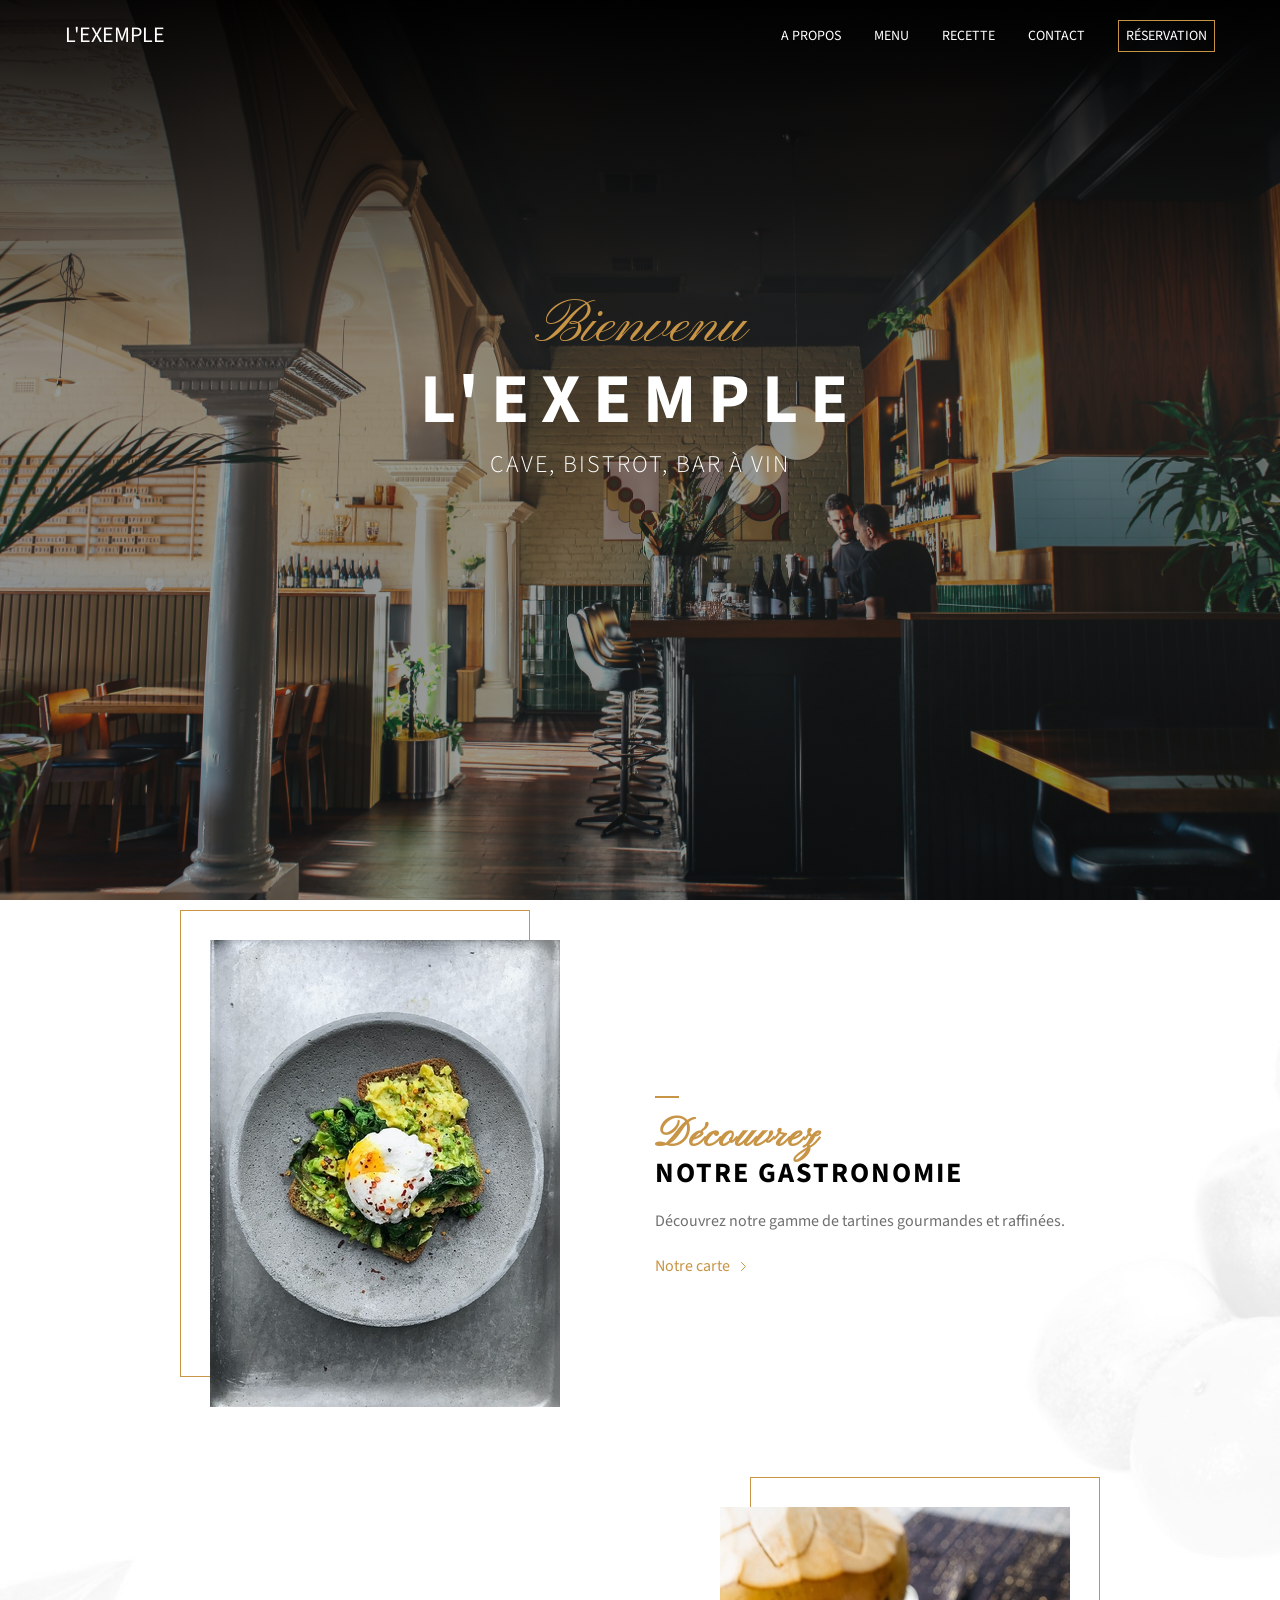
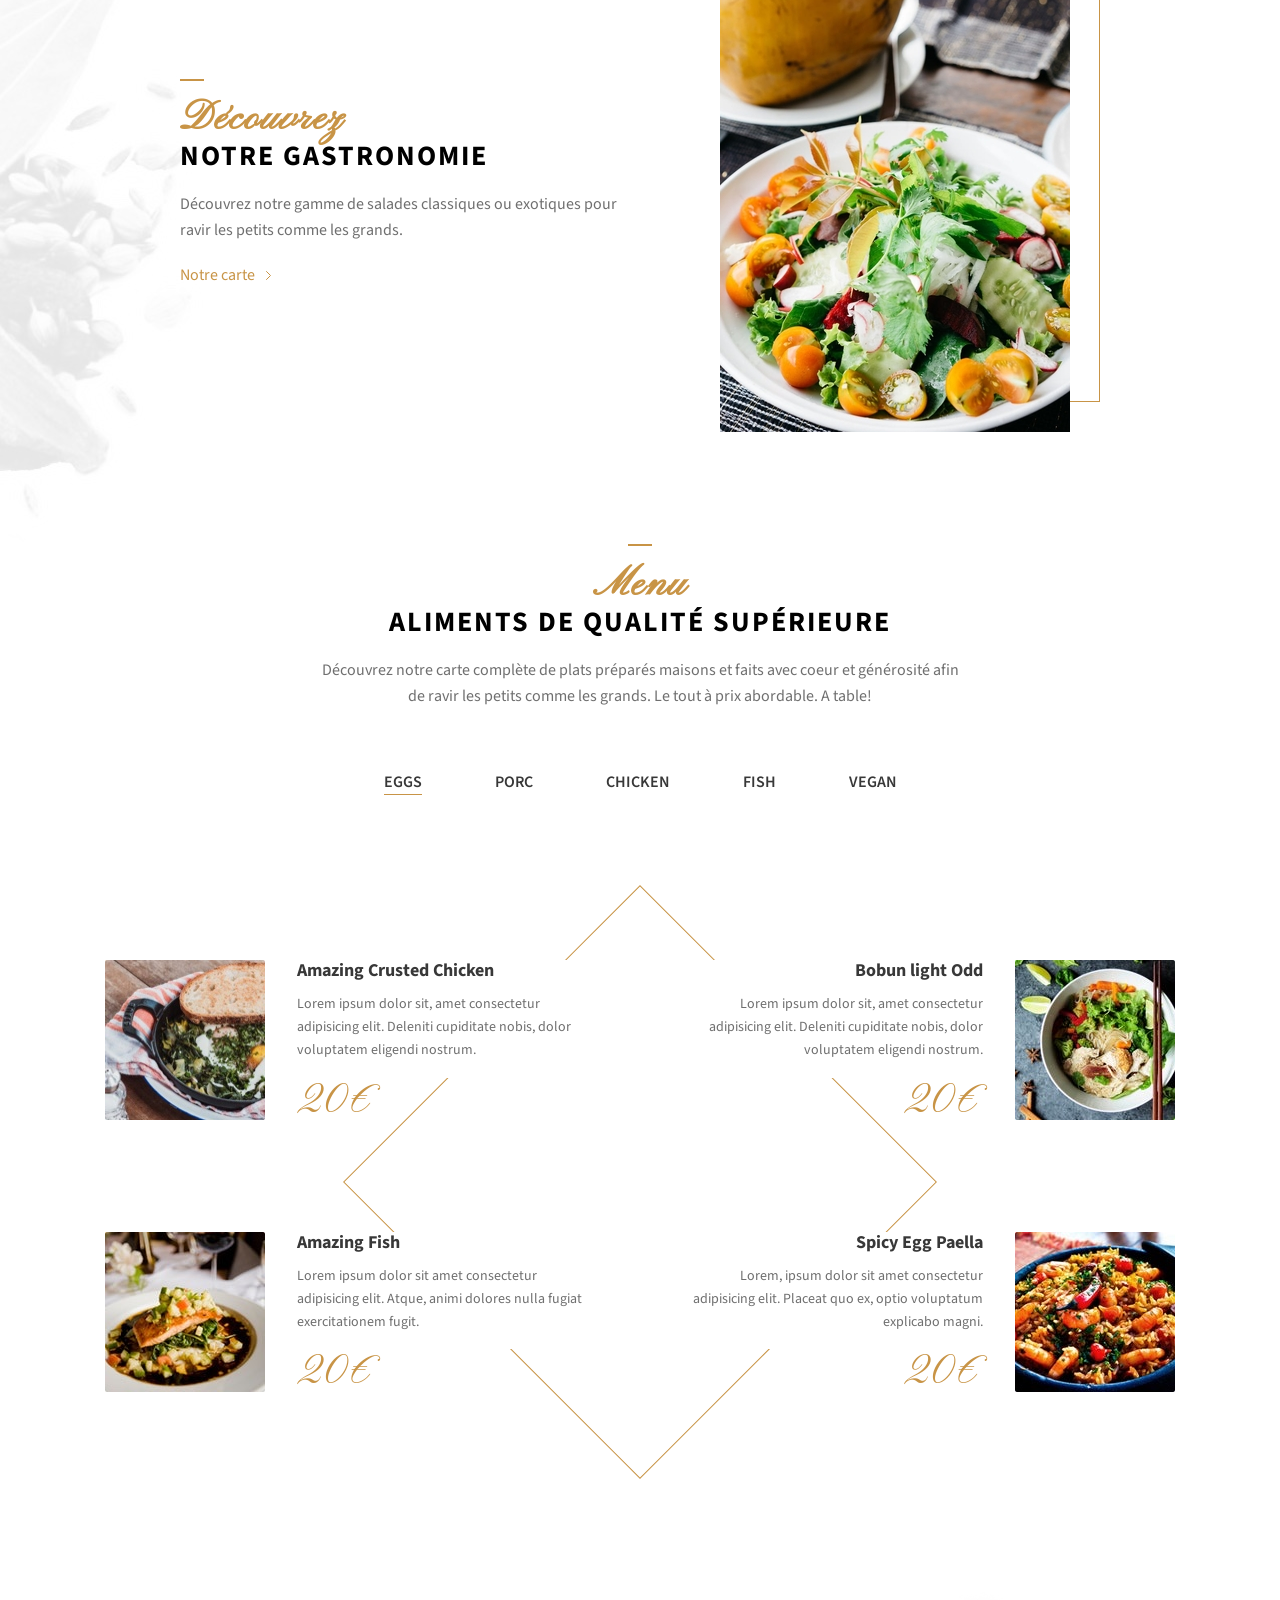
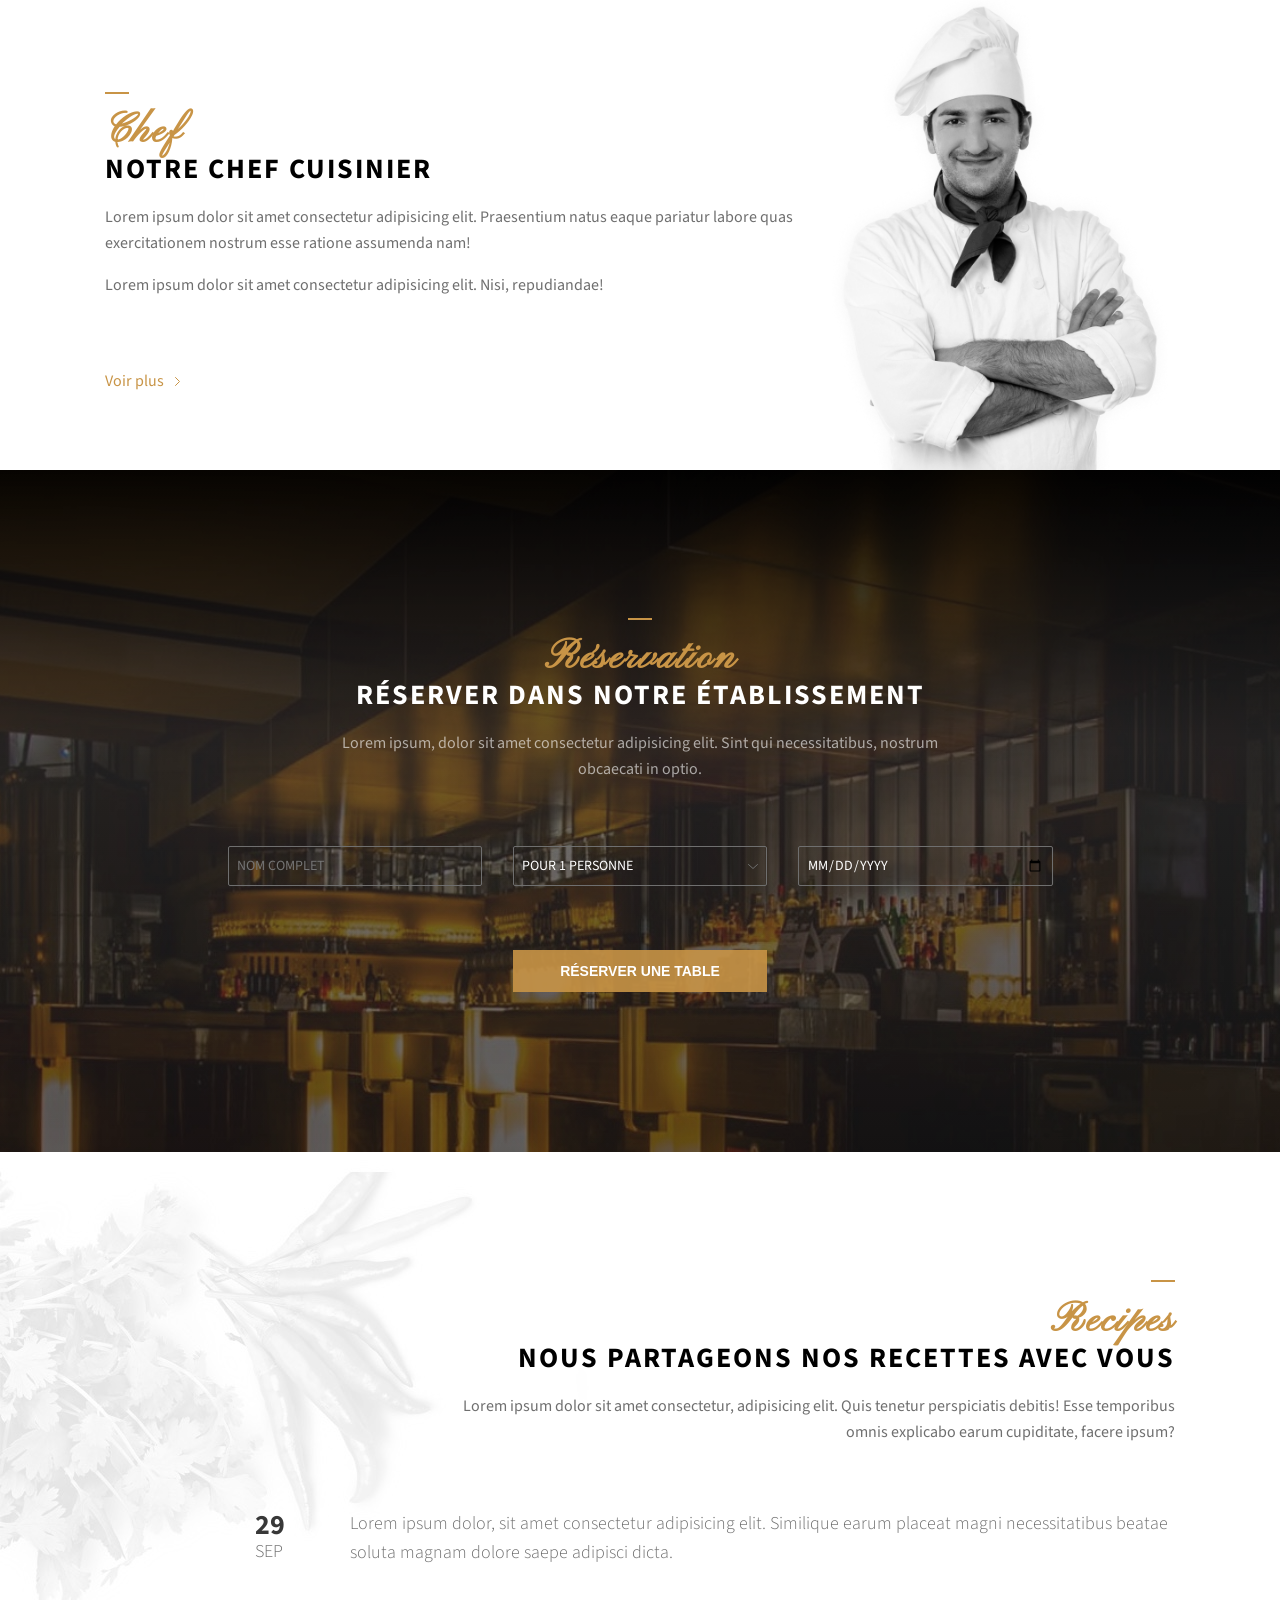
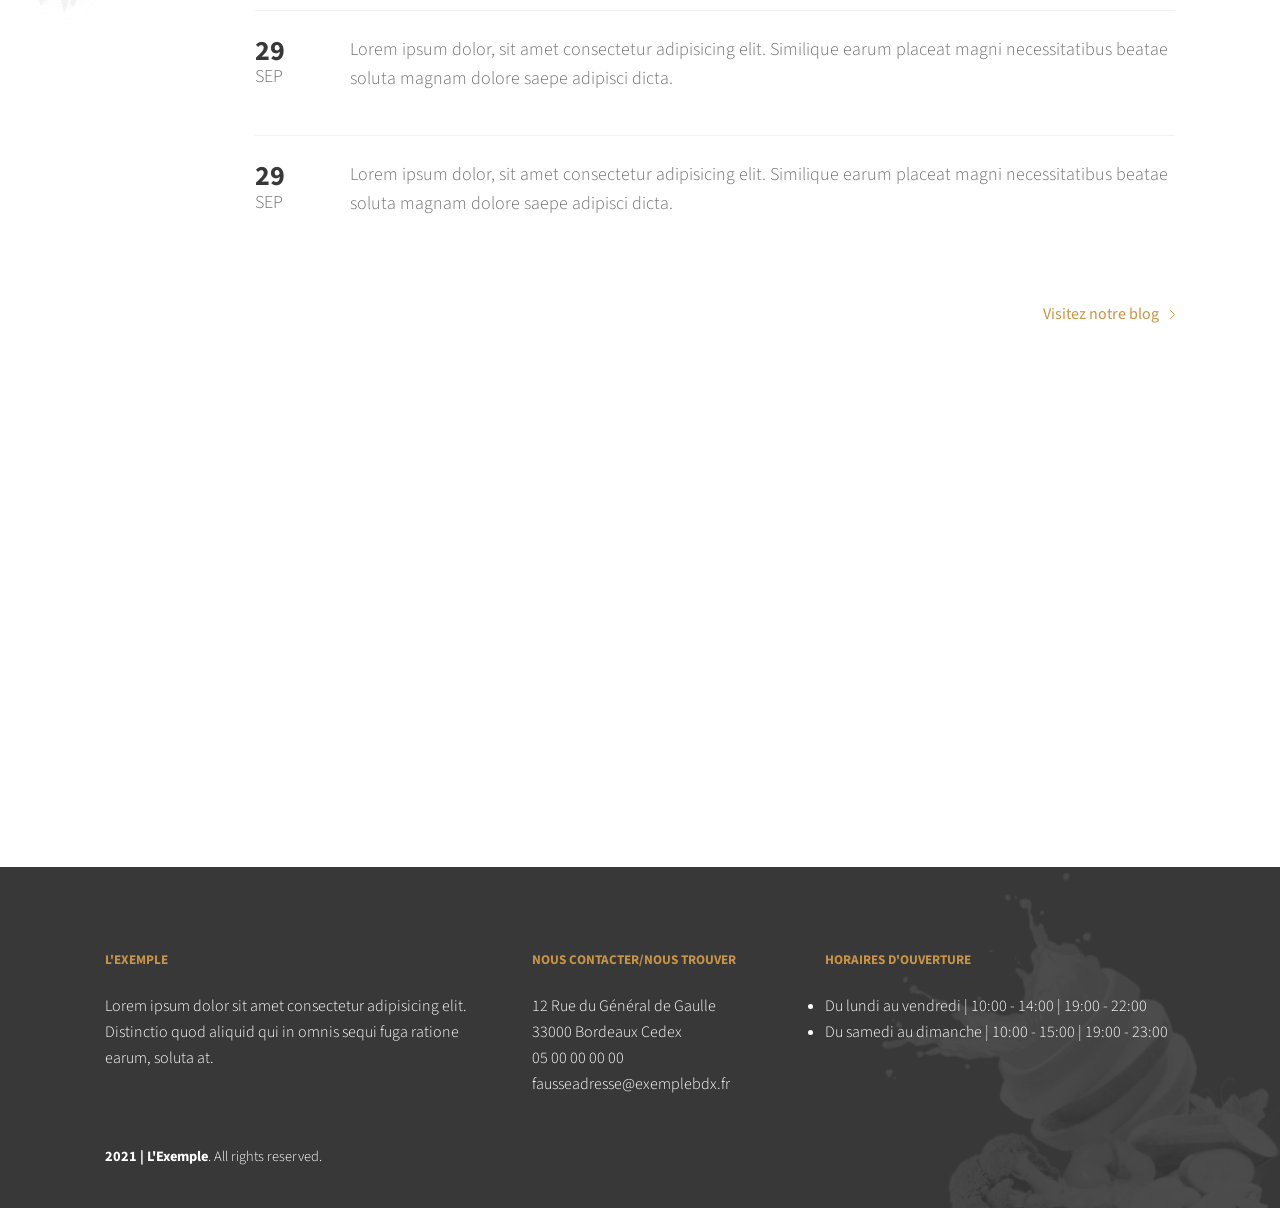
<file: index.html>
<!DOCTYPE html>
<html lang="fr">
<head>
    <meta charset="UTF-8">
    <meta http-equiv="X-UA-Compatible" content="IE=edge">
    <meta name="viewport" content="width=device-width, initial-scale=1.0">
    <title>L'Exemple</title>
    <link rel="preconnect" href="https://fonts.gstatic.com">
    <link href="https://fonts.googleapis.com/css2?family=Pinyon+Script&family=Source+Sans+Pro:wght@200;400;600;700&display=swap" rel="stylesheet">
    <link rel="stylesheet" href="screen.css">
</head>
<body>
    <header class="header">
       <div class="topbar">
            <div class="logo">
                <a href="index.html">L'Exemple</a>
            </div>
            <nav class="menu">
                <a href="#footer" class='menu-link menu-item'>A propos</a>
                <a href="#menu" class='menu-link menu-item'>Menu</a>
                <a href="#recipes" class='menu-link menu-item'>Recette</a>
                <a href="/contact.html" class='menu-link menu-item'>Contact</a>
                <a href="#reservation" class='menu-item menu-button'>Réservation</a>
            </nav>
       </div>
       <div class='baseline'>
           <span class='baseline-welcome'>Bienvenu</span>  
           <strong class='baseline-name'>L'Exemple</strong>
           <span class='baseline-slogan'>Cave, bistrot, bar à vin</span>
       </div>
    </header>
    <section class='home-section'>
        <div class="container-small">
            <div class="block block-left">
                <div class="block-img">
                    <img src="img/tartine.jpg" alt="Nos tartines">
                </div>
                <div class="block-body">
                    <h2 class='title'><span>Découvrez</span> notre gastronomie</h2>
                    <p>
                        Découvrez notre gamme de tartines gourmandes et raffinées.
                    </p>
                    <div class="more">
                        <a href="recipe.html">Notre carte</a>
                    </div>
                </div>
            </div>
            <div class="block block-right">
                <div class="block-img">
                    <img src="img/salade.jpg" alt="Nos salades">
                </div>
                <div class="block-body">
                    <h2 class='title'><span>Découvrez</span> notre gastronomie</h2>
                    <p>
                        Découvrez notre gamme de salades classiques ou exotiques pour ravir les petits comme les grands.
                    </p>
                    <div class="more">
                        <a href="recipe.html">Notre carte</a>
                    </div>
                </div>
            </div>
            <div class="block block-centered block-last">
                <div class="block-body">
                    <h2 class='title'><span class=''>Menu</span> Aliments de qualité supérieure</h2>
                    <p>
                        Découvrez notre carte complète de plats préparés maisons et faits avec coeur et générosité afin de ravir les petits comme les grands. Le tout à prix abordable. A table!
                    </p>
                </div>
            </div>
            <nav class="ingredients-menu">
                <a href="#" class='active'>Eggs</a>
                <a href="#">Porc</a>
                <a href="#">Chicken</a>
                <a href="#">Fish</a>
                <a href="#">Vegan</a>
            </nav>
        </div>
        <div class="container"> 
            <div class="menu-summary" id='menu'>
                <div class="menu-summary-item">
                    <img src="img/crusted-chicken-square.jpg" alt="" class='menu-summary-img'>
                    <h3 class='menu-summary-title'>Amazing Crusted Chicken</h3>
                    <p>
                        Lorem ipsum dolor sit, amet consectetur adipisicing elit. Deleniti cupiditate nobis, dolor voluptatem eligendi nostrum.
                    </p>
                    <div class='menu-summary-price'>20€</div>
                </div>
                <div class="menu-summary-item">
                    <img src="img/bobun-light-square.jpg" alt="" class='menu-summary-img'>
                    <h3 class='menu-summary-title'>Bobun light Odd</h3>
                    <p>
                        Lorem ipsum dolor sit, amet consectetur adipisicing elit. Deleniti cupiditate nobis, dolor voluptatem eligendi nostrum.
                    </p>
                    <div class='menu-summary-price'>20€</div>
                </div>
                <div class="menu-summary-item">
                    <img src="img/poisson-square.jpg" alt="" class='menu-summary-img'>
                    <h3 class='menu-summary-title'>Amazing Fish</h3>
                    <p>
                        Lorem ipsum dolor sit amet consectetur adipisicing elit. Atque, animi dolores nulla fugiat exercitationem fugit.
                    </p>
                    <div class='menu-summary-price'>20€</div>
                </div>
                <div class="menu-summary-item">
                    <img src="img/paella-square.jpg" alt="" class='menu-summary-img'>
                    <h3 class='menu-summary-title'>Spicy Egg Paella</h3>
                    <p>
                        Lorem, ipsum dolor sit amet consectetur adipisicing elit. Placeat quo ex, optio voluptatum explicabo magni.
                    </p>
                    <div class='menu-summary-price'>20€</div>
                </div>
            </div>
            <div class="block block-chief">
                <div class="block-img">
                    <img src="img/chief.png" alt="photo du chef" class='chiefpick'>
                </div>
                <div class="block-body">
                    <h2 class='title'><span>Chef</span>Notre chef cuisinier</h2>
                    <p>
                        Lorem ipsum dolor sit amet consectetur adipisicing elit. Praesentium natus eaque pariatur labore quas exercitationem nostrum esse ratione assumenda nam!
                    </p>
                    <p>
                        Lorem ipsum dolor sit amet consectetur adipisicing elit. Nisi, repudiandae!
                    </p>
                    <div class="more">
                        <a href="recipe.html">Voir plus</a>
                    </div>
                </div>
            </div>
        </div>
    </section>
    <section class='reservation' id='reservation'>
        <div class="container">  
            <div class=" block block-centered block-last">
                <div class="block-body">
                    <h2 class='title'><span>Réservation</span>Réserver dans notre établissement</h2>
                    <p>
                        Lorem ipsum, dolor sit amet consectetur adipisicing elit. Sint qui necessitatibus, nostrum obcaecati in optio.
                    </p>
                    <form class='reservation-form' action="">
                        <div class='reservation-form-row'>  
                            <input type="text" name='fullname' placeholder='Nom complet'>
                            <select name='persons'>
                                <option value="1">Pour 1 personne</option>
                                <option value="2">Pour 2 personne</option>
                                <option value="3">Pour 3 personne</option>
                                <option value="4">Pour 4 personne</option>
                                <option value="5">Pour 5 personne</option>
                                <option value="6">Pour 6 personne</option>
                            </select>
                            <input type="date" name='date'>
                        </div>
                        <button class='button'>Réserver une table</button>
                    </form>
                </div>
            </div>
        </div>
    </section>
    <section class='recipes' id='recipes'>
        <div class="container">
            <h2 class="title">
                <span>Recipes</span>
                Nous partageons nos recettes avec vous
            </h2>
            <p>
                Lorem ipsum dolor sit amet consectetur, adipisicing elit. Quis tenetur perspiciatis debitis! Esse temporibus omnis explicabo earum cupiditate, facere ipsum?
            </p>
            <div class="recipes-list">
                <div class="recipes-list-item">
                    <div class="recipes-date">
                        <strong>29</strong>SEP
                    </div>
                    <p>
                        <a href="recipe1.html">
                            Lorem ipsum dolor, sit amet consectetur adipisicing elit. Similique earum placeat magni necessitatibus beatae soluta magnam dolore saepe adipisci dicta.
                        </a>
                    </p>
                </div>
                <div class="recipes-list-item">
                    <div class="recipes-date">
                        <strong>29</strong>SEP
                    </div>
                    <p>
                        Lorem ipsum dolor, sit amet consectetur adipisicing elit. Similique earum placeat magni necessitatibus beatae soluta magnam dolore saepe adipisci dicta.
                    </p>
                </div>
                <div class="recipes-list-item">
                    <div class="recipes-date">
                        <strong>29</strong>SEP
                    </div>
                    <p>
                        Lorem ipsum dolor, sit amet consectetur adipisicing elit. Similique earum placeat magni necessitatibus beatae soluta magnam dolore saepe adipisci dicta.
                    </p>
                </div>
            </div>
            <div class="more">
                <a href='/blog.html'>Visitez notre blog</a>
            </div>
        </div>
    </section>
    <iframe class='map' src="https://www.google.com/maps/embed?pb=!1m18!1m12!1m3!1d25590.493168288987!2d-0.5819532410602184!3d44.83552456981736!2m3!1f0!2f0!3f0!3m2!1i1024!2i768!4f13.1!3m3!1m2!1s0xd5527fccb8bb105%3A0xff44fd49ac01b659!2sMarch%C3%A9%20Des%20Capucins!5e0!3m2!1sfr!2sfr!4v1621187501782!5m2!1sfr!2sfr" width="600" height="450" style="border:0;" allowfullscreen="" loading="lazy"></iframe>
    <footer class='footer' id='footer'>
        <div class="container">
            <div class="footer-columns">
                <div class="footer-column">
                    <div class="footer-title">
                        <h5>L'Exemple</h5>
                    </div>
                    <p>Lorem ipsum dolor sit amet consectetur adipisicing elit. Distinctio quod aliquid qui in omnis sequi fuga ratione earum, soluta at.</p>
                </div>
                <div class="footer-column">
                    <div class="footer-title">
                        <h5>Nous contacter/Nous trouver</h5>
                    </div>
                    <p>
                        12 Rue du Général de Gaulle<br>
                        33000 Bordeaux Cedex<br>
                        05 00 00 00 00<br>
                        fausseadresse@exemplebdx.fr<br>
                    </p>
                </div>
                <div class="footer-column">
                    <div class="footer-title">
                        <h5>Horaires d'ouverture</h5>
                    </div>
                    <ul>
                        <li>Du lundi au vendredi | 10:00 - 14:00 | 19:00 - 22:00</li>
                        <li>Du samedi au dimanche | 10:00 - 15:00 | 19:00 - 23:00</li>
                    </ul>
                </div>
            </div>
            <div class="footer-credits">
                 <span>2021 | L'Exemple</span>. All rights reserved.
            </div>
        </div>
    </footer>
</body>
</html>
</file>
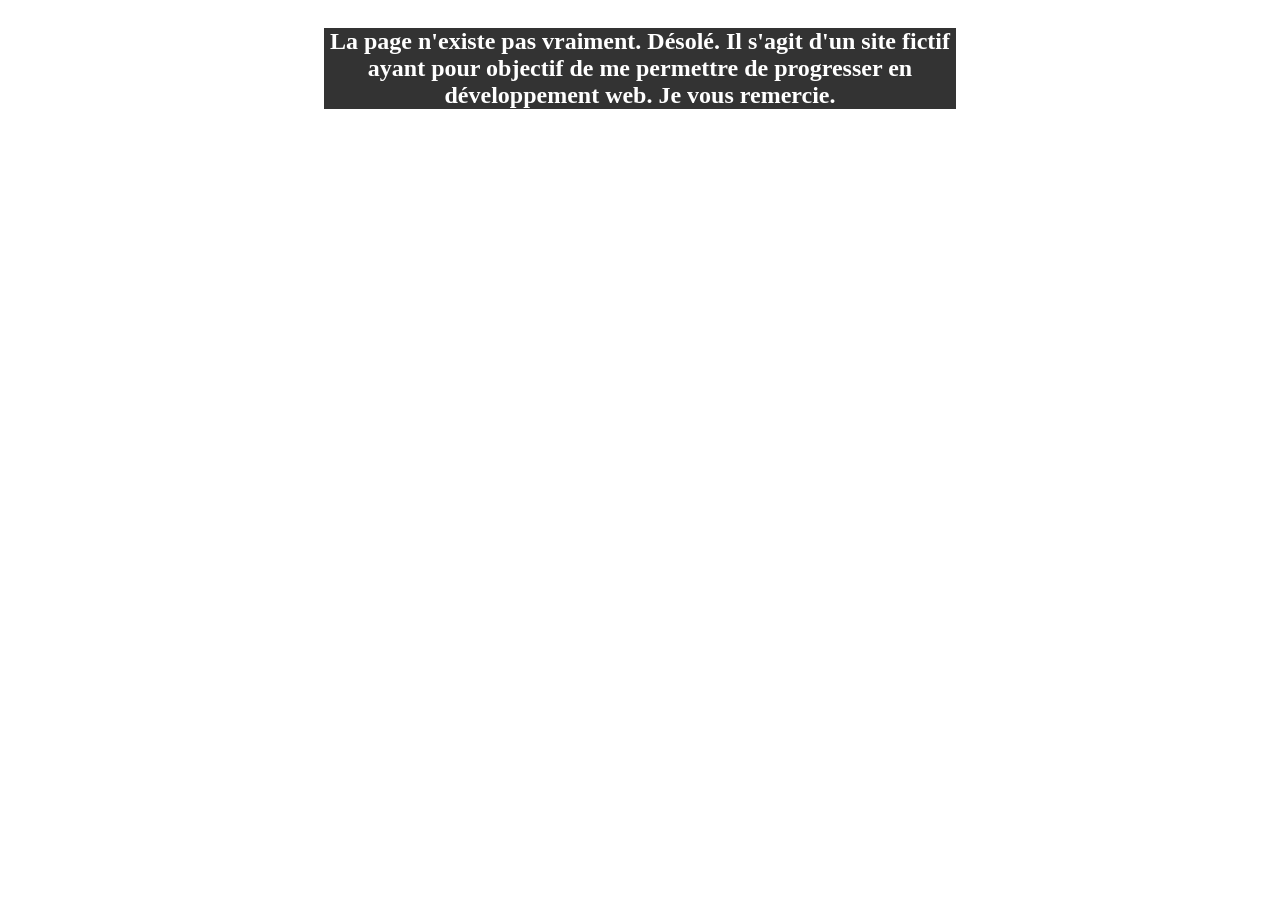
<file: blog.html>
<!DOCTYPE html>
<html lang="en">
<head>
    <meta charset="UTF-8">
    <meta http-equiv="X-UA-Compatible" content="IE=edge">
    <meta name="viewport" content="width=device-width, initial-scale=1.0">
    <title>Document</title>
</head>
<body>
    <div style=
        "display: flex;
        justify-content: center;">
        <h2 style="text-align:center; background:rgba(0, 0, 0, .8); color: white; width: 50%;">La page n'existe pas vraiment. Désolé. Il s'agit d'un site fictif ayant pour objectif de me permettre de progresser en développement web. Je vous remercie.</h2>
    </div>
</body>
</html>
</file>
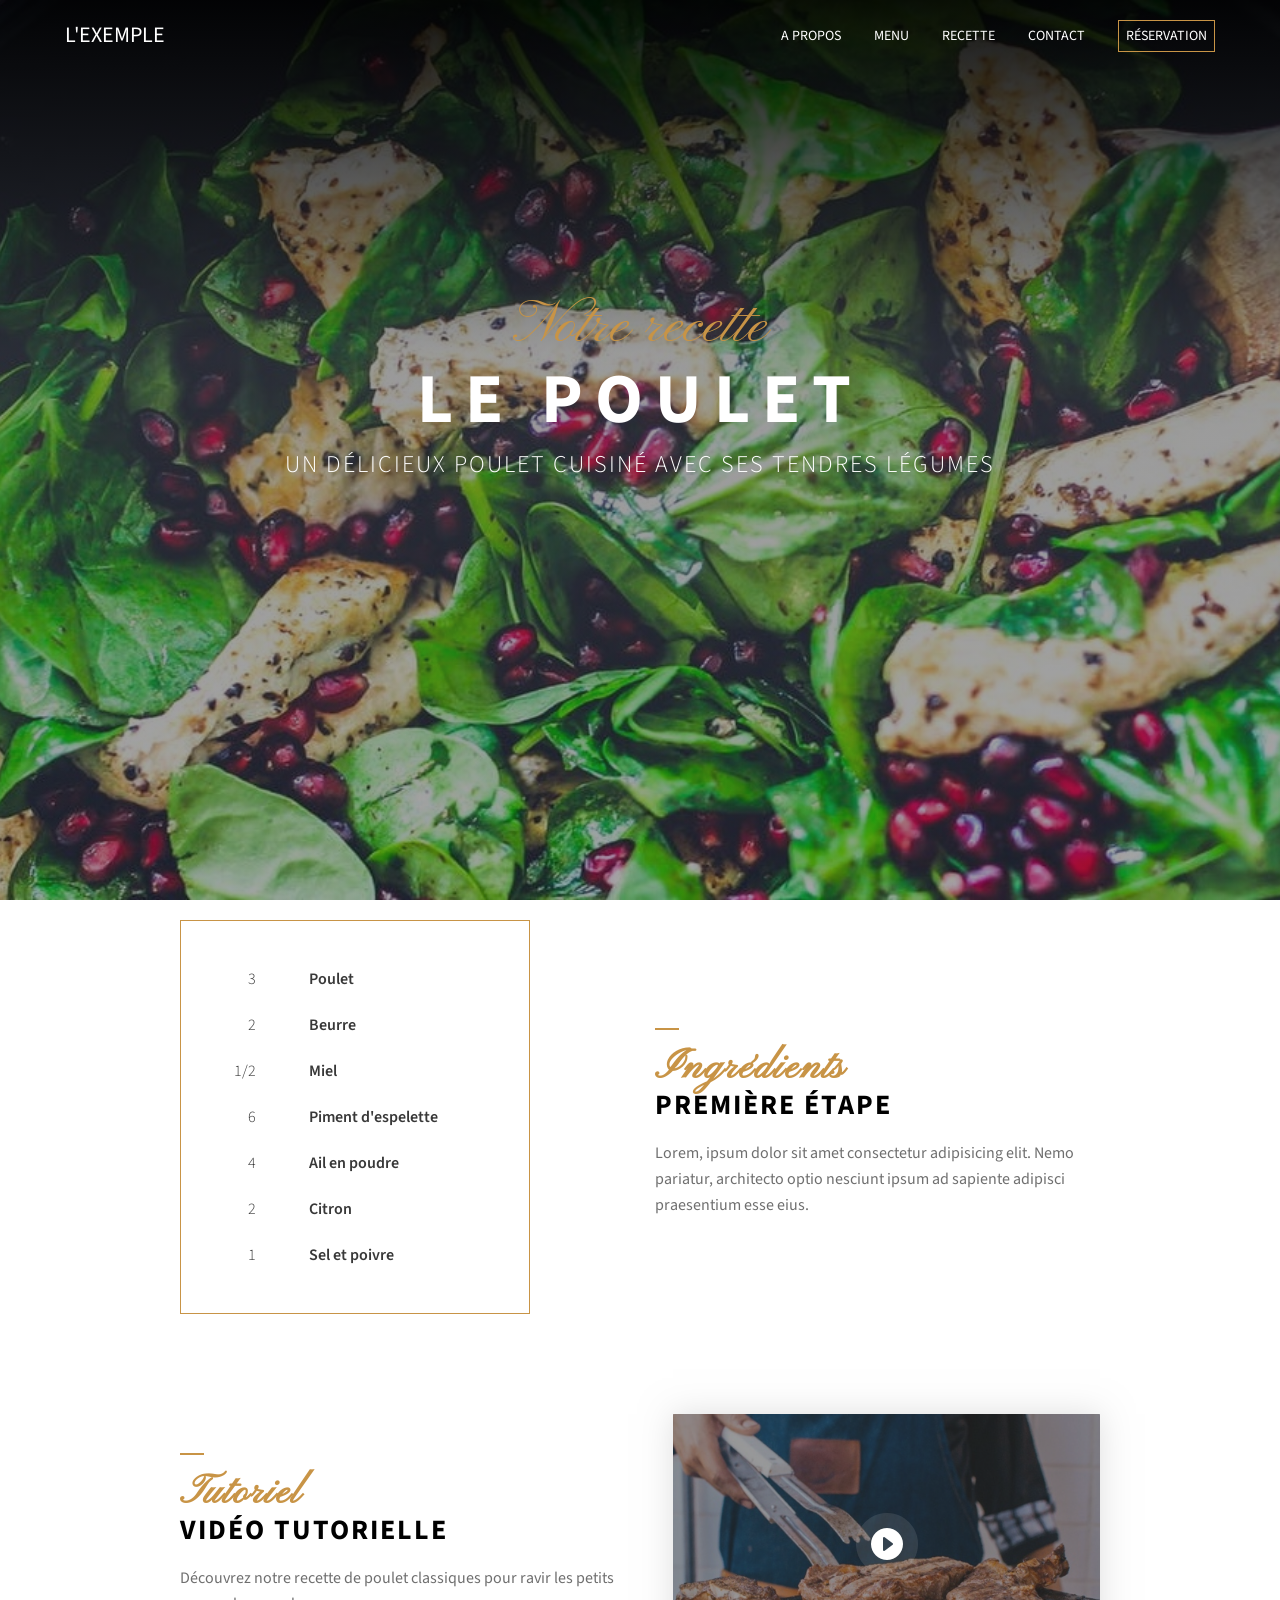
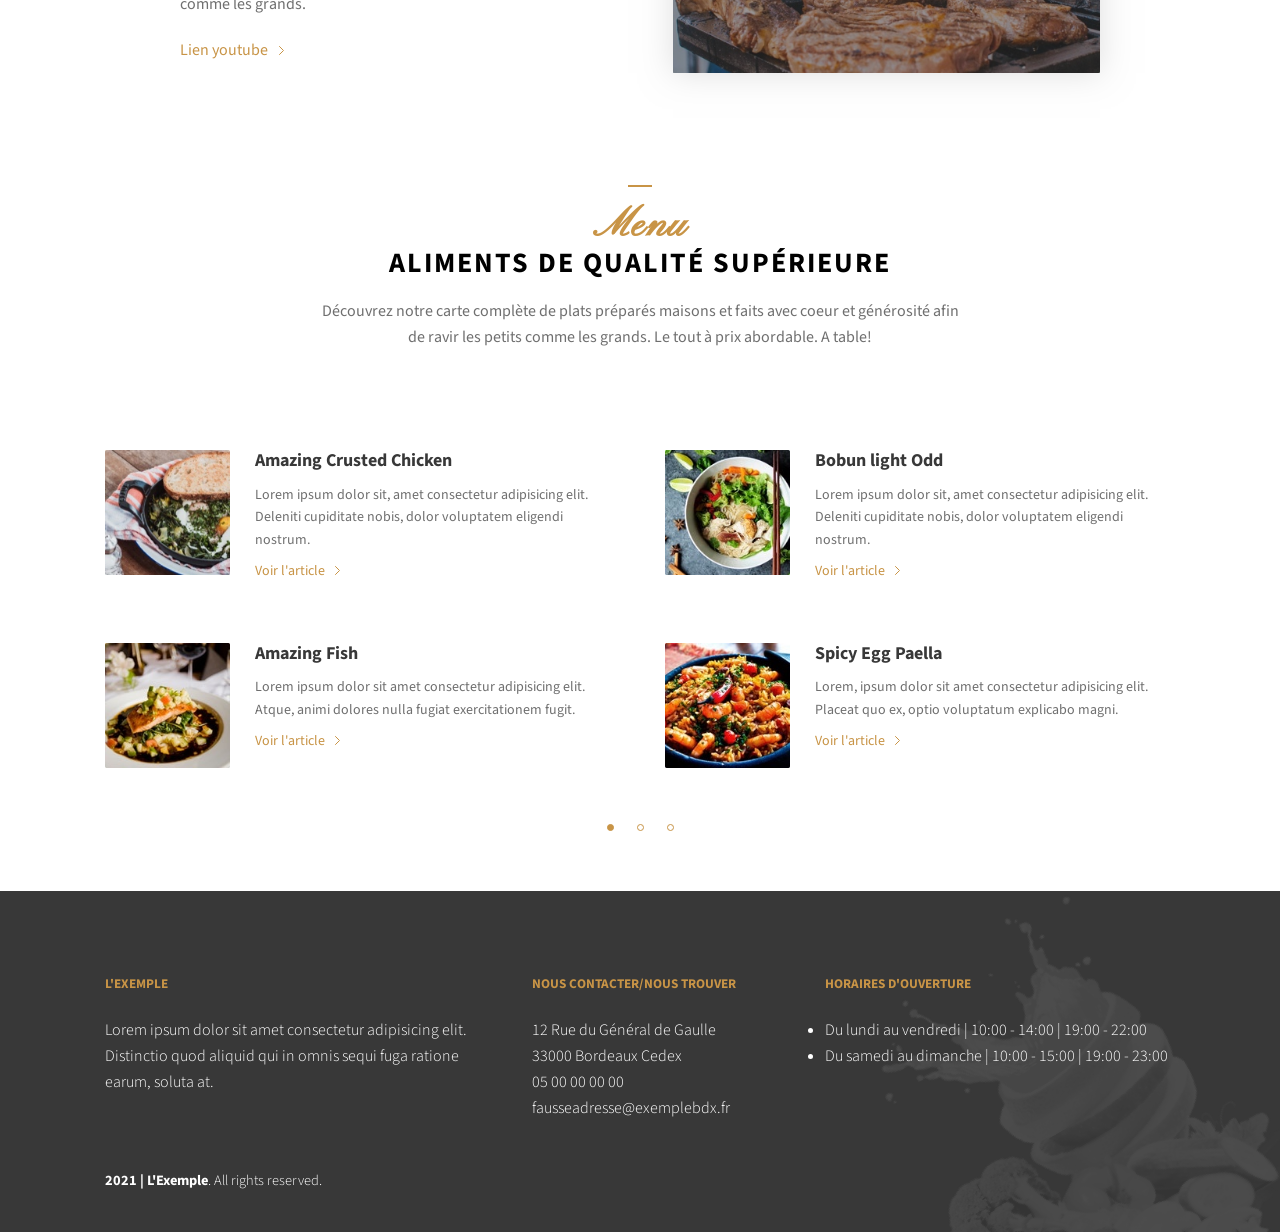
<file: recipe1.html>
<!DOCTYPE html>
<html lang="fr">
<head>
    <meta charset="UTF-8">
    <meta http-equiv="X-UA-Compatible" content="IE=edge">
    <meta name="viewport" content="width=device-width, initial-scale=1.0">
    <title>L'Exemple, nos recette | Le truc</title>
    <link rel="preconnect" href="https://fonts.gstatic.com">
    <link href="https://fonts.googleapis.com/css2?family=Pinyon+Script&family=Source+Sans+Pro:wght@200;400;600;700&display=swap" rel="stylesheet">
    <link rel="stylesheet" href="screen.css">
</head>
<body>
    <header class="header header-recipes">
       <div class="topbar">
            <div class="logo">
                <a href="index.html">L'Exemple</a>
            </div>
            <nav class="menu">
                <a href="/index.html#" class='menu-link menu-item'>A propos</a>
                <a href="/index.html#menu" class='menu-link menu-item'>Menu</a>
                <a href="/index.html#recipes" class='menu-link menu-item'>Recette</a>
                <a href="/contact.html" class='menu-link menu-item'>Contact</a>
                <a href="/index.html#reservation" class='menu-item menu-button'>Réservation</a>
            </nav>
       </div>
       <div class='baseline'>
           <span class='baseline-welcome'>Notre recette</span>  
           <strong class='baseline-name'>Le poulet</strong>
           <span class='baseline-slogan'>Un délicieux poulet cuisiné avec ses tendres légumes</span>
       </div>
    </header>
    <section class='section-overflow'>
        <div class="container-small">
            <div class="block block-left">
                <div class="block-ingredients">
                    <ul>
                        <li><span>3</span> Poulet</li>
                        <li><span>2</span>  Beurre</li>
                        <li><span>1/2</span>  Miel</li>
                        <li><span>6</span>  Piment d'espelette</li>
                        <li><span>4</span>  Ail en poudre</li>
                        <li><span>2</span>  Citron</li>
                        <li><span>1</span>  Sel et poivre</li>
                    </ul>  
                </div>
                <div class="block-body">
                    <h2 class='title'><span>Ingrédients</span> première étape</h2>
                    <p>
                        Lorem, ipsum dolor sit amet consectetur adipisicing elit. Nemo pariatur, architecto optio nesciunt ipsum ad sapiente adipisci praesentium esse eius.
                    </p>
                </div>
            </div>
            <div class="block block-right">
                <a class="block-video" href="https://www.youtube.com/watch?v=bOZT-UpRA2Y" target='_blank'>
                        <img src="img/tutorial.jpg" alt="Fausse vidéo.">
                </a>
                <div class="block-body">
                    <h2 class='title'><span>Tutoriel</span> Vidéo tutorielle</h2>
                    <p>
                        Découvrez notre recette de poulet classiques pour ravir les petits comme les grands.
                    </p>
                    <div class="more">
                        <a href="https://www.youtube.com/watch?v=bOZT-UpRA2Y">Lien youtube</a>
                    </div>
                </div>
            </div>
            <div class="block block-centered block-last">
                <div class="block-body">
                    <h2 class='title'><span class=''>Menu</span> Aliments de qualité supérieure</h2>
                    <p>
                        Découvrez notre carte complète de plats préparés maisons et faits avec coeur et générosité afin de ravir les petits comme les grands. Le tout à prix abordable. A table!
                    </p>
                </div>
            </div>
        </div>
        <div class="container"> 
            <div class="recipes-mosaic">
                <div class="menu-summary-item">
                    <img src="img/crusted-chicken-square.jpg" alt="" class='menu-summary-img'>
                    <h3 class='menu-summary-title'>Amazing Crusted Chicken</h3>
                    <p>
                        Lorem ipsum dolor sit, amet consectetur adipisicing elit. Deleniti cupiditate nobis, dolor voluptatem eligendi nostrum.
                    </p>
                    <div class="more"><a href="blog.html">Voir l'article</a></div>
                </div>
                <div class="menu-summary-item">
                    <img src="img/bobun-light-square.jpg" alt="" class='menu-summary-img'>
                    <h3 class='menu-summary-title'>Bobun light Odd</h3>
                    <p>
                        Lorem ipsum dolor sit, amet consectetur adipisicing elit. Deleniti cupiditate nobis, dolor voluptatem eligendi nostrum.
                    </p>
                    <div class="more"><a href="blog.html">Voir l'article</a></div>
                </div>
                <div class="menu-summary-item">
                    <img src="img/poisson-square.jpg" alt="" class='menu-summary-img'>
                    <h3 class='menu-summary-title'>Amazing Fish</h3>
                    <p>
                        Lorem ipsum dolor sit amet consectetur adipisicing elit. Atque, animi dolores nulla fugiat exercitationem fugit.
                    </p>
                    <div class="more"><a href="blog.html">Voir l'article</a></div>
                </div>
                <div class="menu-summary-item">
                    <img src="img/paella-square.jpg" alt="" class='menu-summary-img'>
                    <h3 class='menu-summary-title'>Spicy Egg Paella</h3>
                    <p>
                        Lorem, ipsum dolor sit amet consectetur adipisicing elit. Placeat quo ex, optio voluptatum explicabo magni.
                    </p>
                    <div class="more"><a href="blog.html">Voir l'article</a></div>
                </div>
            </div>
            <ul class="pagination">
                <li><a href="#1" class='active'>1</a></li>
                <li><a href="#2">2</a></li>
                <li><a href="#3">3</a></li>
            </ul>
        </div>
    </section>
    <footer class='footer' id='footer'>
        <div class="container">
            <div class="footer-columns">
                <div class="footer-column">
                    <div class="footer-title">
                        <h5>L'Exemple</h5>
                    </div>
                    <p>Lorem ipsum dolor sit amet consectetur adipisicing elit. Distinctio quod aliquid qui in omnis sequi fuga ratione earum, soluta at.</p>
                </div>
                <div class="footer-column">
                    <div class="footer-title">
                        <h5>Nous contacter/Nous trouver</h5>
                    </div>
                    <p>
                        12 Rue du Général de Gaulle<br>
                        33000 Bordeaux Cedex<br>
                        05 00 00 00 00<br>
                        fausseadresse@exemplebdx.fr<br>
                    </p>
                </div>
                <div class="footer-column">
                    <div class="footer-title">
                        <h5>Horaires d'ouverture</h5>
                    </div>
                    <ul>
                        <li>Du lundi au vendredi | 10:00 - 14:00 | 19:00 - 22:00</li>
                        <li>Du samedi au dimanche | 10:00 - 15:00 | 19:00 - 23:00</li>
                    </ul>
                </div>
            </div>
            <div class="footer-credits">
                 <span>2021 | L'Exemple</span>. All rights reserved.
            </div>
        </div>
    </footer>
</body>
</html>
</file>
<file: screen.css>
*, *::before, *::after {
    box-sizing:border-box;
}

html{
    font-size: 16px;
}

body{
    font-family: 'Source Sans Pro', 'Sans Serif';
    line-height: 1.625;
    margin:0;
    color: #6F6F6F;
}

a{
    color:inherit;
    text-decoration: none;
    transition: color .4s;
}

img{
    max-width: 100%;
    height: auto;
}

header{
    background: 
        linear-gradient(180deg, rgba(0, 0, 0, 0.92), rgba(54, 54, 54, .5) 39.24%, rgba(28, 28, 28, .4) 100%),
        url(img/salle.jpg) center center / cover no-repeat;
    color: #FFFF;
}

.header-recipes{
    background: 
        linear-gradient(180deg, rgba(0, 0, 0, 0.92), rgba(54, 54, 54, .5) 39.24%, rgba(28, 28, 28, .4) 100%),
        url(img/salad-chicken.jpg) center center / cover no-repeat;
}

.logo a:hover{
    color: #FFFF;
}

.topbar{
    padding: 18px 0;
    font-size: .875rem;
    text-transform: uppercase;
    text-align: center;
}

.menu-item{
    display: inline-block;
    margin: 0 15px;
}

.menu-item:hover{
    color: #C89446;
}

.logo{
    margin-bottom: 15px;
    font-size: 1.25rem;
}

.baseline{
    padding: 50px 0 70px 0;
    text-align: center;
    line-height: 1;
}

.baseline-welcome{
    font-family: 'Pinyon Script', 'Serif';
    color: #C89446;
    font-size: 2.2rem;
    display: block;
}

.baseline-name{
    font-size: 2.5rem;
    line-height: 1;
    font-weight: 700;
    letter-spacing:5px;
    text-transform: uppercase;
    padding: bottom 10px;
    display: block;
}

.baseline-slogan{
    font-size: 1rem;
    font-weight:300;
    display: block;
    text-transform: uppercase;
    letter-spacing: 2px;
}

.menu-button{
    transition-property: color, background-color;
    border: #C89446 1px solid;
    padding: 4px 7px;
    margin-top: 5px;
}

.menu-button:hover{
    color:#FFFF;
    background: #C89446; 
    transition: .6s;   
}

.container-small{
    margin: 0 auto;
    padding: 20px;
    max-width: 960px;
}

.container{
    margin: 0 auto;
    padding: 20px;
    max-width: 1110px;
}

.home-section{
    padding-top: 20px;
}

.block{
    margin-bottom: 50px;
}

.title{
    line-height: 1.1;
    font-size: 1.75rem;
    letter-spacing: 2px;
    color: #000;
    font-weight: bold;
    text-transform: uppercase;
    margin: 1rem 0 0 0;
}

.title span{
    font-family: 'Pinyon Script', serif;
    color: #C89446;
    font-size: 2.5rem;
    display: block;
    text-transform: none;
}

.title::before{
    content:'';
    display: inline-block;
    width: 24px;
    height: 2px;
    background: #C89446;
    margin-bottom: .5rem;
}

.more{
    color:#C89446;
}

.more a:hover{
    text-decoration: underline;
    color: #C89446;
}

.more a::after{
    content: '';
    display: inline-block;
    width: 5px;
    height: 9px;
    margin-left: 0.7em;
    background: url(img/arrow-right.svg) center center no-repeat;
    transition: transform .3s;
}

.more a:hover::after{
    transform: translateX(3px);

}

.block-img{
    max-width: 350px;
    margin: 0 auto;
}

.block-img img{
    display: block;
}

.block-img img{
    position: relative;
    z-index: 1;
}

.block-centered{
    text-align: center;
}

.block-centered .block-body{
    max-width: 640px;
    margin-left: auto;
    margin-right: auto;
}

.ingredients-menu{
    margin: 40px 0;
    font-weight: 600;
    color: #383838;
    text-align: center;
    text-transform: uppercase;
}

.ingredients-menu a{
    display: inline-block;
    margin: 0 5px;
    position: relative;
}

.ingredients-menu a::after{
    content: '';
    display: block;
    position: absolute;
    bottom: 5px;
    left: 0;
    right: 0;
    height: 1px;
    opacity: 0;
    background: #C89446;
    transition: .3s;
}

.ingredients-menu a:hover{
    color: #383838;
}

.ingredients-menu .active:after, .ingredients-menu a:hover::after{
    bottom: 0;
    opacity: 1;
}

.menu-summary-item{
    position: relative;
    padding-left: 120px;
    margin-bottom: 30px;
}

.menu-summary-img{
    position: absolute;
    top: 0;
    left: 0;
    width: 100px;
}

.menu-summary-title{
    font-size: 1.125rem;
    color: #383838;
    font-weight: bold;
    padding-bottom: 0.75rem;
    margin-bottom: 0;
}

.menu-summary p{
    margin: 0;
    font-size: 0.875rem;
    padding-bottom: 1rem;
}

.menu-summary-price{
    font-family: 'Pinyon Script', serif;
    color: #C89446;
    font-size: 2.5rem;
    line-height: 1;
}

.chiefpick{
    -webkit-filter: grayscale(100%); 
    filter: grayscale(100%);
}

.reservation{  
    background: 
        linear-gradient(180deg, rgba(0, 0, 0, 0.92), rgba(54, 54, 54, .5) 39.24%, rgba(28, 28, 28, .4) 100%),
        url(img/reservation.jpg) center center / cover no-repeat;
    color: rgba(255, 255, 255, .6);
    padding: 50px 0;
}

.reservation .title{
    color: #FFFF;
}

.reservation input, .reservation select{
    padding: 0 0.5rem;
    width: 100%;
    margin-bottom: 15px;
    border: #6F6F6F solid 1px;
    background: transparent;
    text-transform: uppercase;
    height: 40px;
    font-size: 0.875rem;
    color: #FFFF;
    font-family: 'Source Sans Pro', serif;
    transition: background-color .3s, border-color .3s;
    -moz-appearance: none;
    -webkit-appearance: none;
    appearance: none;
    border-radius: 2px ;
}


.reservation input:focus, .reservation select:focus{
    background-color: rgba(255, 255, 255, .1);
    border-color: #C89446;
}

.reservation select{
    background: no-repeat right 0.5rem center url(img/select.svg);
}

.reservation button{
    width: 100%;
}

.button{
    font-weight: 600;
    font-size: 0.875rem;
    color: #FFFF;
    background: rgba(200, 148, 70, .9);
    border: transparent 2px solid;
    padding: 11px 1rem;
    transition: background .3s, border-color .3s;
    text-transform: uppercase;
    cursor: pointer;
}

.button:hover{
    background: rgba(255, 255, 255, .2);
    color: #FFFF;
}

.reservation p{
    max-width: 625px;
    margin-left: auto;
    margin-right: auto;
}

.reservation .block-centered .block-body{
    max-width: 825px;
}

select option{
    color: #000;
}

.recipes{
    padding: 50px 0;
    background: no-repeat top left / 80vw auto url(img/news-bg.jpg);
}

.recipes .more{
    display: block;
    text-align: right;
    margin-top: 60px;
}

.recipes-list{
    font-weight: 300;
    font-size: 1.125rem;
}

.recipes-list strong{
    color: #383838;
    font-weight: bold;
}

.recipes-date strong{
    font-size: 1.75rem;
    line-height: 1.2;
    display: block;
}

.recipes-list-item{
    border-bottom: solid 1px #F2F2F2;
    margin-top: 1em;
    padding-bottom: 1em;
}

.recipes-list-item:last-child{
    border-bottom: 0;
}

.recipes-list{
    max-width: 920px;
    margin-left: auto;
}

.recipes-list-item{
    display: flex;
}

.recipes-list-item p{
    margin-top: 0;
}

.recipes-date{
    width: 50px;
    flex: none;
    line-height: 1;
}

.map{
    width: 100%;
    height: 460px;
}

.footer{
    background: #383838 bottom right no-repeat;
    font-weight: 300;
    color: #FFF;
    padding: 40px 0;
    margin-top: -8px;
}

.footer-title{
    color: #C89446;
    text-transform: uppercase;
    margin-bottom: 1.25em;
    font-weight: bold;
}

.footer-column{
    margin-bottom: 2rem;
}

.block-ingredients{
    border: #C89446 1px solid;
    padding: 35px 20px;
    font-weight: 600;
    color: #383838;
}

.block-ingredients ul{
    padding: 0;
    margin: 0;
    list-style: none;
}

.block-ingredients li{
    padding: 5px 0;
}

.block-ingredients span{
    width: 35px;
    text-align: right;
    display: inline-block;
    margin-right: 20px;
    font-weight: 300;
}

.section-overflow{
    padding: 20px 0;
}

.block-video{
    text-align: center;
    position: relative;
    transition: transform .4s;
    cursor: pointer;
    background: #383838;
    display: block;
    max-width: 540px;
    margin-left: auto;
    margin-right: auto;
}

.block-video img {
    box-shadow: 0 0 30px rgba(128, 128, 128, .5);
    display: block;
    opacity: .5;
}

.block-video::after{
    content: '';
    background: url(img/play.png) center center no-repeat;
    position: absolute;
    top: 0;
    right: 0;
    bottom: 0;
    left: 0;
}

.block-video:hover{
    transform: scale(1.1);
} 

.recipes-mosaic p{
    margin-top: 0;
    margin-bottom: .5rem;
}

.recipes-mosaic .more{
    margin-top: .5rem;
}

.pagination{
    list-style: none;
    margin: 30px 0;
    padding: 0;
    text-align: center;
}

.pagination li{
    display: inline-block;
}

.pagination a{
    border: #C89446 1px solid;
    display: inline-block;
    width: 7px;
    height: 7px;
    border-radius: 7px;
    overflow: hidden;
    text-indent: -3000px;
    transition: background-color .3s;
    margin: 0 10px;
}

.pagination a.active, .pagination a:hover{
    background: #C89446;
}

@media screen and (min-width:600px){
    html{
        font-size:16px;
    }
    .header{
        height: 100vh;
        overflow: hidden;
    }

    .logo{
        margin-bottom: 0;
    }

    .logo a{
        font-size: 1.375rem;
    }

    .topbar{
        display: flex;
        justify-content: space-between;
        align-items: center;
        max-width: 1150px;
        margin: 0 auto;
    }  

    .baseline{
        padding: 225px 0;
    }

    .baseline-welcome{
        font-size: 3.75rem;
    }

    .baseline-name{
        font-size: 4.375rem;
        letter-spacing: 12px;
        padding-top: 8px;
        padding-bottom: 18px;
    }

    .baseline-slogan{
        font-size:1.5rem;
    }

    .menu-button{
        margin-top: 0;
        margin-right: 0;
    }
}

@media screen and (min-width:800px){

    .block{
        margin-bottom: 100px;
    }

    .container{
        padding-bottom: 0px;
    }

    .block-last{
        margin-bottom: 60px;
    }

    .block-left, .block-right{
        display: flex;
        justify-content: space-between;
        align-items: center;
    }

    .block-img{
       /* flex: none; */
        position: relative;
    } 

    .block-left .block-body, .block-right .block-body{
        width: 445px;
        flex: none;
    }

    .block-img::before{
        content: '';
        display: block;
        border: #C89446 1px solid;
        position: absolute;
        top: -30px;
        left: -30px;
        width: 100%;
        height: 100%;
        z-index: 0;
    }

    .block-right .block-img::before{
        left: auto;
        top: -30px;
        right: -30px;
    }

    .block-left .block-img{
        margin-left: 30px;
    }

    .block-right .block-img{
        margin-right: 30px;
    }

    .block-left .block-body{
        margin-left: 20px;
    }

    .block-right .block-body{
        margin-right: 20px;
        order: -1;
    }
    
    .title{
        margin-bottom: 1.2rem;
    }

    .title::before{
        margin-bottom: 10px;
    }

    .more{
        display: block;
        margin-top: 1.2rem;
    }
    .home-section{
        background: 
            top 95px right 0px url(img/oranges.jpg) no-repeat,
            top 640px left 0px url(img/spices.jpg) no-repeat;
    }

    .ingredients-menu a{
        margin: 0 35px;
    }

    .menu-summary{
        position: relative;
        padding: 85px 0;
        display: flex;
        justify-content: space-between;
        flex-wrap: wrap;
    }

    .menu-summary-item{
        padding-left: 192px;
        margin-bottom: 110px;
        width: calc(50% - 40px);
    }

    .menu-summary .menu-summary-item:nth-child(even){
        text-align: right;
        padding-left: 0;
        padding-right: 192px;
    }

    .menu-summary .menu-summary-item:nth-child(even) .menu-summary-img{
        left: auto;
        right: 0;
    }

    .menu-summary .menu-summary-item:nth-child(even) .menu-summary-price{
        margin-left: auto;
    }

    .menu-summary-img{
        width:  160px;
    }

    .menu-summary-title{
        margin-top: 0;
        line-height: 1.2;
        background: #FFFF;
    }

    .menu-summary p{
        background: #FFFF;
    }

    .menu-summary-price{
        padding-top: 4px;
        width: 85px;
        background: #FFFF;
    }

    .menu-summary::before{
        content: '';
        position: absolute;
        display: block;
        top: 50%;
        left: 50%;
        width: 420px;
        height: 420px;
        border: solid 1px #C89446;
        transform: translate(-50%, -260px) rotate(45deg);
    }

    .block-chief{
        display: flex;
        align-items: center;
        margin-bottom: 0px;
    }

    .block-chief .block-img::before{
        display: none;
    }

    .block-chief .block-img{
        flex: none;
        width: 404px;
        order: 2;
    }

    .block-chief .more{
        margin-top: 70px;
    }

    .reservation{
        padding: 100px 0;
    }

    .reservation-form-row{
        margin: 64px 0;
        display: flex;
        justify-content: space-between;  
    }

    .reservation-form-row input, .reservation-form-row select{
        width: calc(33.33% - 20px);
        margin-bottom: 0;
    }

    .reservation .button{
        width: calc(33.33% - 20px);
    }

    .recipes{
        padding: 80px 0;
        background-size: 589px auto;
    }

    .recipes a:hover{
        text-decoration: underline;
    }

    .recipes .title{
        text-align: right;
    }

    .recipes .container > p{
        text-align: right;
        max-width: 716px;
        margin-left: auto;
    }

    .recipes-date{
        width: 95px;
    }
    
    .recipes-list{
        margin-top: 64px;
        margin-bottom: 64px;
    }

    .recipes-list-item{
        margin-top: 1.5rem;
        padding-bottom: 1.5rem;
    }

    .recipes-list-item:last-child{
        padding-bottom: 0;
    }

    .footer{
        background-image: url(img/splash.png);
    }

    .footer-columns{
        display: flex;
        justify-content: space-between;

    }

    .footer-column{
        width: 290px;
        margin-right: 50px;
    }

    .footer-column:first-child{
        width: 450px;
    }

    .footer-column:last-child{
        width: 350px;
        margin-right: 0;
        flex: none;
    }

    .footer a{
        text-decoration: underline;
    }

    .footer a:hover{
        color: #C89446;
    }

    .footer ul{
        padding-left: 0;
    }

    .footer-credits{
        font-size: 0.9em;
    }

    .footer-credits span{
        font-weight: bold;
    }

    .block-ingredients{
        padding: 35px 40px;
        width: 350px;
    }

    .block-ingredients span{
        width: 35px;
        margin-right: 50px;
    }

    .block-ingredients li{
        padding: 10px 0;
    }

    .section-overflow{
        padding: 0;
    }

    .block-right .block-video{
        margin-left: 28px;
    }

    .recipes-mosaic{
        display: flex;
        flex-wrap: wrap;
        justify-content: space-between;
        margin-bottom: -60px;
    }

    .recipes-mosaic .menu-summary-item{
        width: calc(50% - 25px);
    }

    .recipes-mosaic .menu-summary-item{
        padding-left: 150px;
        margin-bottom: 60px;
        font-size: 0.875rem;
    }

    .recipes-mosaic .menu-summary-img{
        width: 125px;
    }

    .pagination{
        margin: 60px 0;
    }
}
</file>
